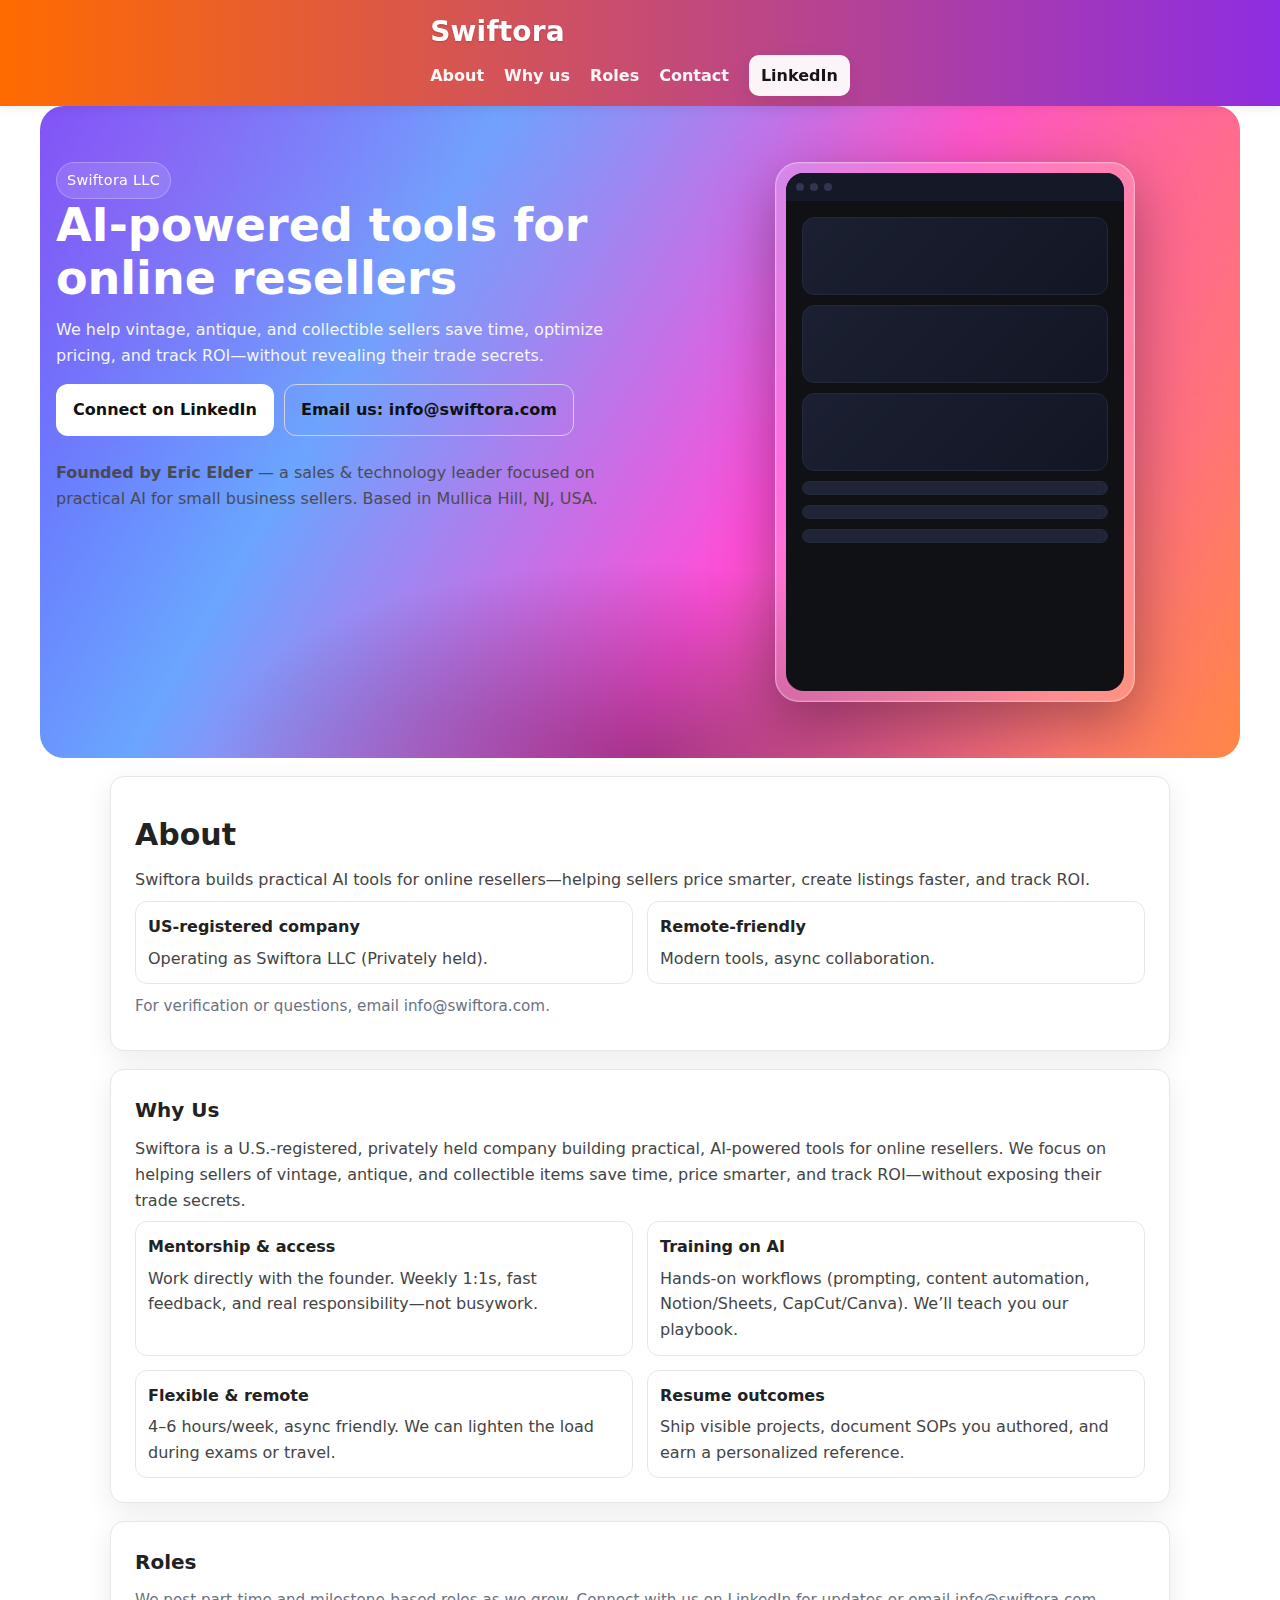
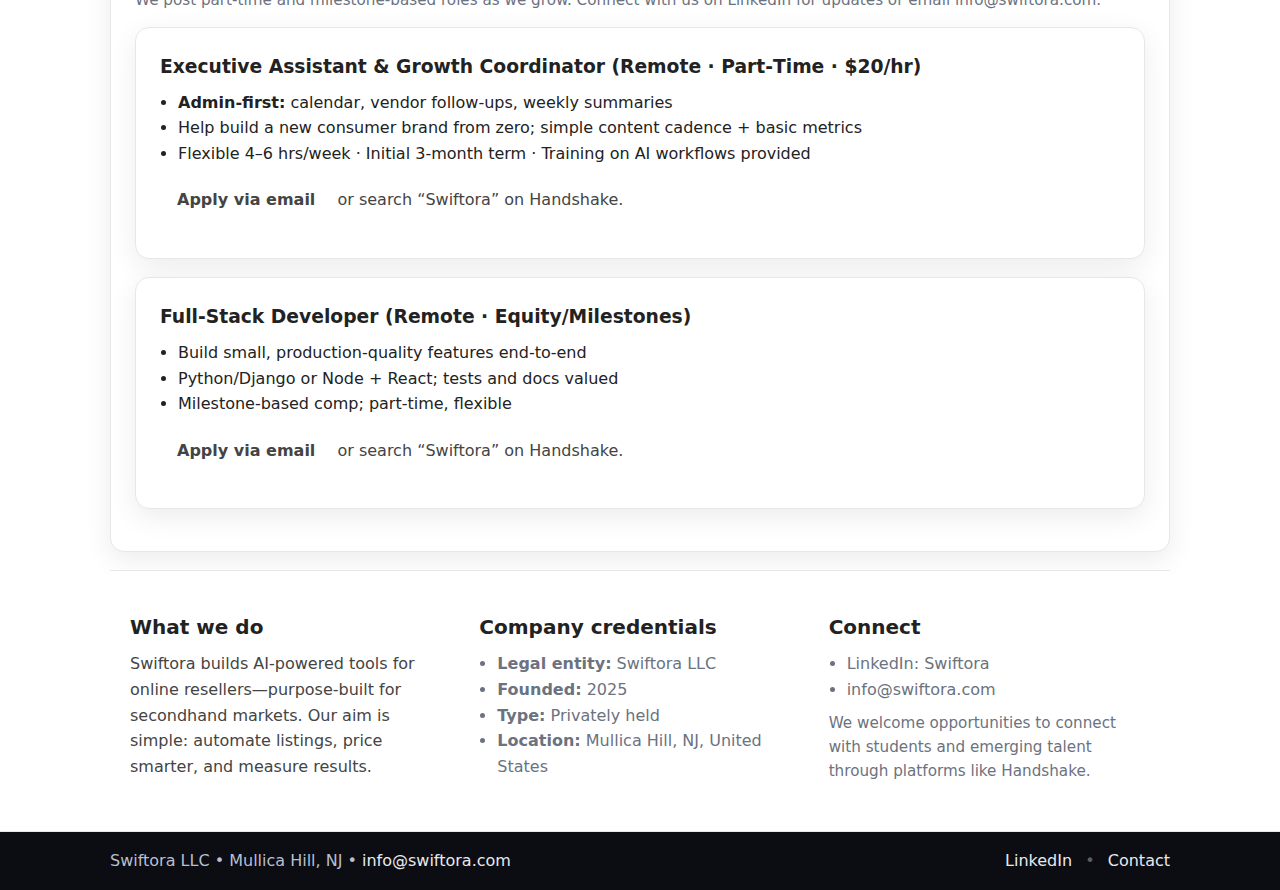
<file: index.html>
<!DOCTYPE html>
<html lang="en">
<head><!DOCTYPE html> <html lang="en"> <head> <meta charset="UTF-8" /> <meta name="viewport" content="width=device-width, initial-scale=1" /> <title>Swiftora LLC — About & Careers</title> <meta name="description" content="Swiftora LLC builds AI-powered tools for online resellers—helping vintage, antique, and collectible sellers automate listings, optimize pricing, and track ROI." /> <link rel="canonical" href="https://www.swiftora.com/"/> <!-- ===== Swiftora Styles (v16+, inlined) ===== --> <style> :root{ --primary:#ff6b00; --primary-900:#d95d00; --secondary:#8e2de2; --secondary-900:#5a189a; --ink:#222; --ink-2:#444; --muted:#6b7280; --bg:#fff; --bg-soft:#f7f8ff; --line:#e5e7eb; --shadow:0 8px 28px rgba(0,0,0,.08); --radius:14px; --maxw:1200px; --violet:#6b4efc; --pink:#ff4fd8; --sunset:#ff8a3d; } *{box-sizing:border-box;margin:0;padding:0} html,body{height:100%} html{scroll-behavior:smooth} body{font-family:'Montserrat',system-ui,-apple-system,Segoe UI,Roboto,Arial,sans-serif;color:var(--ink);background:var(--bg);line-height:1.6;padding-bottom:70px} img{max-width:100%;height:auto} a{text-decoration:none;color:inherit} .wrap{max-width:1100px;margin:0 auto;padding:0 20px} section[id]{scroll-margin-top:90px} /* Header */ .site-header{position:sticky;top:0;z-index:1000;display:flex;align-items:center;justify-content:space-between;padding:10px 16px;background:linear-gradient(90deg,var(--primary),var(--secondary));color:#fff;box-shadow:0 2px 10px rgba(0,0,0,.08)} .brand{display:flex;align-items:center;gap:12px} .brand-name{color:#fff;text-shadow:0 1px 2px rgba(0,0,0,.18);font-weight:900;letter-spacing:.2px;font-size:clamp(22px,2.8vw,28px)} .site-nav{display:flex;align-items:center;gap:20px;font-weight:700} .site-nav a{color:#fff;opacity:.95} .site-nav a:hover{opacity:1} .site-nav .cta{background:#fff;color:#111;padding:8px 12px;border-radius:10px;box-shadow:var(--shadow)} @media (max-width:420px){.brand-name{font-size:20px}.site-nav{gap:10px;font-size:13px}} /* Buttons */ .btn{display:inline-flex;align-items:center;justify-content:center;padding:12px 16px;border-radius:12px;font-weight:800;border:1px solid transparent;cursor:pointer;transition:transform .04s ease,background .15s ease,border-color .15s ease,opacity .15s ease} .btn:active{transform:translateY(1px)} .btn-primary{background:#fff;color:#111;border-color:#fff} .btn-primary:hover{opacity:.95} .btn-ghost{background:transparent;border-color:#d0d4e0;color:#111} .btn-ghost:hover{border-color:#b7bed6} /* Hero layout + gradient */ .hero{max-width:var(--maxw);margin:0 auto;padding:56px 16px;display:grid;grid-template-columns:1.05fr .95fr;gap:36px} .hero-copy h1{font-size:clamp(28px,5.2vw,46px);font-weight:800;line-height:1.15;margin:0 0 12px;color:#fff} .hero-copy .lead{color:#fff;opacity:.92;margin:0 0 16px;max-width:640px} .hero-cta{display:flex;gap:10px;margin-bottom:8px} .badge{display:inline-block;background:rgba(255,255,255,.12);border:1px solid rgba(255,255,255,.25);border-radius:999px;padding:6px 10px;font-size:.9rem;letter-spacing:.02em;backdrop-filter: blur(6px);color:#fff} .hero-gradient{position:relative;isolation:isolate;color:#fff;border-radius:24px;overflow:hidden} .hero-gradient::before{content:"";position:absolute;inset:-2%;background: radial-gradient(60% 80% at 10% 10%, rgba(255,79,216,.20), transparent 60%), radial-gradient(50% 70% at 90% 10%, rgba(255,138,61,.18), transparent 60%), linear-gradient(120deg, var(--violet) 0%, #6aa5ff 30%, var(--pink) 60%, var(--sunset) 100%);z-index:-2} .hero-gradient::after{content:"";position:absolute;inset:0;background:radial-gradient(60% 50% at 50% 100%, rgba(0,0,0,.35), transparent 60%);z-index:-1} .founder{margin-top:16px;color:#fff} .founder__blurb{opacity:.9} /* Decorative device */ .hero__visual{display:flex;align-items:center;justify-content:center} .device{width:min(360px,92vw);height:min(540px,150vw);border-radius:24px;padding:10px;background:rgba(255,255,255,.18);border:1px solid rgba(255,255,255,.35);box-shadow:0 20px 60px rgba(0,0,0,.35), inset 0 0 0 1px rgba(255,255,255,.1);backdrop-filter: blur(6px)} .device__screen{height:100%;border-radius:18px;background:#0f1115;overflow:hidden;position:relative} .screen__top{display:flex;gap:6px;padding:10px;background:#141827} .screen__top .dot{width:8px;height:8px;border-radius:50%;background:#303650} .screen__content{padding:16px;display:grid;gap:10px} .screen__content .tile{height:78px;border-radius:12px;background:linear-gradient(135deg, #1b2032, #121624);border:1px solid #23283a} .screen__content .bar{height:14px;border-radius:7px;background:#1f2436;border:1px solid #242a3d} /* Credibility / Connect */ .cred{background:var(--bg);color:var(--ink);border-top:1px solid var(--line)} .cred__grid{max-width:var(--maxw);margin:0 auto;padding:40px 20px;display:grid;gap:28px;grid-template-columns:repeat(3,1fr)} .cred h2{font-size:20px;margin:0 0 8px} .list{margin:0;padding-left:18px;color:var(--muted)} .note{color:var(--muted);font-size:.95rem;margin-top:8px} /* Content panels */ .panel{background:#fff;border:1px solid var(--line);border-radius:14px;padding:24px;margin:18px 0;box-shadow:var(--shadow)} h1{font-size:30px;margin:10px 0 4px} h2{font-size:20px;color:var(--ink);margin:0 0 10px} h3{margin:0 0 8px} p{margin:8px 0;color:var(--ink-2)} ul{margin:8px 0 0 18px} .row{display:grid;grid-template-columns:1fr 1fr;gap:18px} @media (max-width:900px){.row{grid-template-columns:1fr}} .benefits{display:grid;grid-template-columns:1fr 1fr;gap:14px;margin-top:8px} .benefit{border:1px solid var(--line);border-radius:12px;padding:12px;background:#fff} .benefit h4{margin:0 0 6px;font-size:16px} .benefit p{margin:0;color:var(--ink-2)} @media (max-width:900px){.benefits{grid-template-columns:1fr}} /* Footer */ .site-footer{background:#0b0d12;color:#b8bfd0;border-top:1px solid var(--line)} .site-footer .wrap{max-width:1100px;margin:0 auto;padding:16px 20px;display:flex;gap:12px;align-items:center;justify-content:space-between;flex-wrap:wrap} .site-footer a{color:#e7e9ee} .site-footer .dot{opacity:.45;margin:0 8px} /* Responsive */ @media (max-width:980px){ .hero{grid-template-columns:1fr;gap:16px;padding:32px 16px} .hero__visual{order:-1} .cred__grid{grid-template-columns:1fr} } </style> </head> <body> <!-- Header --> <header class="site-header" role="banner"> <div class="wrap"> <div class="brand"> <!-- Logo removed per request --> <span class="brand-name">Swiftora</span> </div> <nav class="site-nav" aria-label="Primary"> <a href="#about">About</a> <a href="#why">Why us</a> <a href="#roles">Roles</a> <a href="mailto:info@swiftora.com?subject=Hello%20Swiftora&body=Hi%20Swiftora%20team%2C%0D%0A%0D%0A(Please%20share%20a%20few%20details%20about%20your%20inquiry.)%0D%0A%0D%0A—%20Your%20name" aria-label="Email Swiftora" >Contact</a> <a class="cta" href="https://www.linkedin.com/company/swiftora/" target="_blank" rel="noopener">LinkedIn</a> </nav> </div> </header> <!-- Hero --> <section id="hero" class="hero hero-gradient" aria-label="Company overview"> <div class="wrap" style="display:contents"> <div class="hero-copy"> <span class="badge">Swiftora LLC</span> <h1>AI-powered tools for online resellers</h1> <p class="lead">We help vintage, antique, and collectible sellers save time, optimize pricing, and track ROI—without revealing their trade secrets.</p> <div class="hero-cta"> <a class="btn btn-primary" href="https://www.linkedin.com/company/swiftora/" target="_blank" rel="noopener">Connect on LinkedIn</a> <a class="btn btn-ghost" href="mailto:info@swiftora.com">Email us: info@swiftora.com</a> </div> <div class="founder"> <!-- Image removed per request --> <p class="founder__blurb"><strong>Founded by Eric Elder</strong> — a sales & technology leader focused on practical AI for small business sellers. Based in Mullica Hill, NJ, USA.</p> </div> </div> <div class="hero__visual" aria-hidden="true"> <div class="device"> <div class="device__screen"> <div class="screen__top"><div class="dot"></div><div class="dot"></div><div class="dot"></div></div> <div class="screen__content"> <div class="tile"></div><div class="tile"></div><div class="tile"></div> <div class="bar"></div><div class="bar"></div><div class="bar"></div> </div> </div> </div> </div> </div> </section> <main class="wrap" id="content"> <!-- About --> <section id="about" class="panel"> <h1>About</h1> <p>Swiftora builds practical AI tools for online resellers—helping sellers price smarter, create listings faster, and track ROI.</p> <div class="benefits" style="margin-top:8px"> <div class="benefit"><h4>US‑registered company</h4><p>Operating as Swiftora LLC (Privately held).</p></div> <div class="benefit"><h4>Remote‑friendly</h4><p>Modern tools, async collaboration.</p></div> </div> <p class="note" style="margin-top:10px">For verification or questions, email <a href="mailto:info@swiftora.com">info@swiftora.com</a>.</p> </section> <!-- Why Us --> <section id="why" class="panel"> <h2>Why Us</h2> <p> Swiftora is a U.S.-registered, privately held company building practical, AI-powered tools for online resellers. We focus on helping sellers of vintage, antique, and collectible items save time, price smarter, and track ROI—without exposing their trade secrets. </p> <div class="benefits" style="margin-top:8px"> <div class="benefit"> <h4>Mentorship & access</h4> <p>Work directly with the founder. Weekly 1:1s, fast feedback, and real responsibility—not busywork.</p> </div> <div class="benefit"> <h4>Training on AI</h4> <p>Hands-on workflows (prompting, content automation, Notion/Sheets, CapCut/Canva). We’ll teach you our playbook.</p> </div> <div class="benefit"> <h4>Flexible & remote</h4> <p>4–6 hours/week, async friendly. We can lighten the load during exams or travel.</p> </div> <div class="benefit"> <h4>Resume outcomes</h4> <p>Ship visible projects, document SOPs you authored, and earn a personalized reference.</p> </div> </div> </section> <!-- Roles --> <section id="roles" class="panel"> <h2>Roles</h2> <p class="note">We post part‑time and milestone‑based roles as we grow. Connect with us on <a href="https://www.linkedin.com/company/swiftora/" target="_blank" rel="noopener">LinkedIn</a> for updates or email <a href="mailto:info@swiftora.com">info@swiftora.com</a>. </p> <article class="panel" style="margin-top:14px"> <h3>Executive Assistant &amp; Growth Coordinator <span class="muted">(Remote · Part‑Time · $20/hr)</span></h3> <ul> <li><strong>Admin‑first:</strong> calendar, vendor follow‑ups, weekly summaries</li> <li>Help build a new consumer brand from zero; simple content cadence + basic metrics</li> <li>Flexible 4–6 hrs/week · Initial 3‑month term · Training on AI workflows provided</li> </ul> <p> <a class="btn" href="mailto:info@swiftora.com?subject=Executive%20Assistant%20%26%20Growth%20Coordinator%20Application">Apply via email</a> <span class="kicker"> or search “Swiftora” on Handshake.</span> </p> </article> <article class="panel" style="margin-top:14px"> <h3>Full‑Stack Developer <span class="muted">(Remote · Equity/Milestones)</span></h3> <ul> <li>Build small, production‑quality features end‑to‑end</li> <li>Python/Django or Node + React; tests and docs valued</li> <li>Milestone‑based comp; part‑time, flexible</li> </ul> <p> <a class="btn" href="mailto:info@swiftora.com?subject=Full-Stack%20Developer%20Application">Apply via email</a> <span class="kicker"> or search “Swiftora” on Handshake.</span> </p> </article> </section> <!-- Credibility / Connect --> <section class="cred" aria-label="Company credentials and contact"> <div class="cred__grid"> <div> <h2>What we do</h2> <p>Swiftora builds AI-powered tools for online resellers—purpose-built for secondhand markets. Our aim is simple: automate listings, price smarter, and measure results.</p> </div> <div> <h2>Company credentials</h2> <ul class="list"> <li><strong>Legal entity:</strong> Swiftora LLC</li> <li><strong>Founded:</strong> 2025</li> <li><strong>Type:</strong> Privately held</li> <li><strong>Location:</strong> Mullica Hill, NJ, United States</li> </ul> </div> <div> <h2>Connect</h2> <ul class="list"> <li><a href="https://www.linkedin.com/company/swiftora/" target="_blank" rel="noopener">LinkedIn: Swiftora</a></li> <li><a href="mailto:info@swiftora.com">info@swiftora.com</a></li> </ul> <p class="note">We welcome opportunities to connect with students and emerging talent through platforms like Handshake.</p> </div> </div> </section> </main> <footer class="site-footer"> <div class="wrap"> <div class="left">Swiftora LLC • Mullica Hill, NJ • <a href="mailto:info@swiftora.com">info@swiftora.com</a></div> <div class="right"> <a href="https://www.linkedin.com/company/swiftora/" target="_blank" rel="noopener" aria-label="Swiftora on LinkedIn">LinkedIn</a> <span class="dot">•</span> <a href="mailto:info@swiftora.com?subject=Hello%20Swiftora&body=Hi%20Swiftora%20team%2C%0D%0A%0D%0A(Please%20share%20a%20few%20details%20about%20your%20inquiry.)%0D%0A%0D%0A—%20Your%20name" aria-label="Email Swiftora" >Contact</a> </div> </div> </footer> </body> </html>
  <meta charset="UTF-8" />
  <meta name="viewport" content="width=device-width, initial-scale=1" />
  <title>Swiftora LLC — About & Careers</title>
  <meta name="description" content="Swiftora LLC builds AI-powered tools for online resellers—helping vintage, antique, and collectible sellers automate listings, optimize pricing, and track ROI." />
  <link rel="canonical" href="https://www.swiftora.com/"/>

  <!-- ===== Swiftora Styles (v16, inlined for simplicity) ===== -->
  <!-- ===== Swiftora Styles (v16+, inlined) ===== -->
  <style>
  :root{
    --primary:#ff6b00; --primary-900:#d95d00;

    --shadow:0 8px 28px rgba(0,0,0,.08);
    --radius:14px; --maxw:1200px;
    --violet:#6b4efc; --pink:#ff4fd8; --sunset:#ff8a3d;
    --brand-chip-bg: rgba(255,255,255,.92);
    --brand-chip-border:#e5e7eb;
  }
  *{box-sizing:border-box;margin:0;padding:0}
  html,body{height:100%}
  html{scroll-behavior:smooth}
  body{font-family:'Montserrat',system-ui,-apple-system,Segoe UI,Roboto,Arial,sans-serif;color:var(--ink);background:var(--bg);line-height:1.6;padding-bottom:70px}
  img{max-width:100%;height:auto}
  a{text-decoration:none;color:inherit}
  .wrap{max-width:1100px;margin:0 auto;padding:0 20px}
  .sr-only{position:absolute;width:1px;height:1px;margin:-1px;overflow:hidden;clip:rect(0,0,0,0)}
  section[id]{scroll-margin-top:90px}

  /* Header */
  .site-header{position:sticky;top:0;z-index:1000;display:flex;align-items:center;justify-content:space-between;padding:10px 16px;background:linear-gradient(90deg,var(--primary),var(--secondary));color:#fff;box-shadow:0 2px 10px rgba(0,0,0,.08)}
  .brand{display:flex;align-items:center;gap:12px}
  .brand img{height:36px;width:auto;display:block;background:var(--brand-chip-bg);padding:4px 8px;border-radius:12px;border:1px solid var(--brand-chip-border);box-shadow:var(--shadow)}
  .brand-name{color:#fff;text-shadow:0 1px 2px rgba(0,0,0,.18);font-weight:900;letter-spacing:.2px;font-size:clamp(22px,2.8vw,28px)}
  .site-nav{display:flex;align-items:center;gap:20px;font-weight:700}
  .site-nav a{color:#fff;opacity:.95}
  .site-nav a:hover{opacity:1}
  .site-nav .cta{background:#fff;color:#111;padding:8px 12px;border-radius:10px;box-shadow:var(--shadow)}
  @media (max-width:420px){.brand img{height:32px;padding:3px 6px}.brand-name{font-size:20px}.site-nav{gap:10px;font-size:13px}}
  @media (max-width:420px){.brand-name{font-size:20px}.site-nav{gap:10px;font-size:13px}}

  /* Buttons */
  .btn{display:inline-flex;align-items:center;justify-content:center;padding:12px 16px;border-radius:12px;font-weight:800;border:1px solid transparent;cursor:pointer;transition:transform .04s ease,background .15s ease,border-color .15s ease,opacity .15s ease}

  .btn-ghost{background:transparent;border-color:#d0d4e0;color:#111}
  .btn-ghost:hover{border-color:#b7bed6}

  /* Hero layout */
  /* Hero layout + gradient */
  .hero{max-width:var(--maxw);margin:0 auto;padding:56px 16px;display:grid;grid-template-columns:1.05fr .95fr;gap:36px}
  .hero-copy h1{font-size:clamp(28px,5.2vw,46px);font-weight:800;line-height:1.15;margin:0 0 12px}
  .hero-copy h1{font-size:clamp(28px,5.2vw,46px);font-weight:800;line-height:1.15;margin:0 0 12px;color:#fff}
  .hero-copy .lead{color:#fff;opacity:.92;margin:0 0 16px;max-width:640px}
  .hero-cta{display:flex;gap:10px;margin-bottom:8px}
  .badge{display:inline-block;background:rgba(255,255,255,.12);border:1px solid rgba(255,255,255,.25);border-radius:999px;padding:6px 10px;font-size:.9rem;letter-spacing:.02em;backdrop-filter: blur(6px);color:#fff}

    radial-gradient(50% 70% at 90% 10%, rgba(255,138,61,.18), transparent 60%),
    linear-gradient(120deg, var(--violet) 0%, #6aa5ff 30%, var(--pink) 60%, var(--sunset) 100%);z-index:-2}
  .hero-gradient::after{content:"";position:absolute;inset:0;background:radial-gradient(60% 50% at 50% 100%, rgba(0,0,0,.35), transparent 60%);z-index:-1}
  .founder{display:flex;align-items:center;gap:12px;margin-top:16px;color:#fff}
  .founder__avatar{width:44px;height:44px;border-radius:50%;object-fit:cover;background:#fff;border:2px solid rgba(255,255,255,.35)}
  .founder{margin-top:16px;color:#fff}
  .founder__blurb{opacity:.9}

  /* Decorative “device” */
  /* Decorative device */
  .hero__visual{display:flex;align-items:center;justify-content:center}
  .device{width:min(360px,92vw);height:min(540px,150vw);border-radius:24px;padding:10px;background:rgba(255,255,255,.18);border:1px solid rgba(255,255,255,.35);box-shadow:0 20px 60px rgba(0,0,0,.35), inset 0 0 0 1px rgba(255,255,255,.1);backdrop-filter: blur(6px)}
  .device__screen{height:100%;border-radius:18px;background:#0f1115;overflow:hidden;position:relative}

  <header class="site-header" role="banner">
    <div class="wrap">
      <div class="brand">
        <img id="logo" src="/swiftora_logo_transparent.png" alt="Swiftora logo">
        <!-- Logo removed per request -->
        <span class="brand-name">Swiftora</span>
      </div>
      <nav class="site-nav" aria-label="Primary">
        <a href="#about">About</a>
        <a href="#why">Why us</a>
        <a href="#roles">Roles</a>
        <a href="#contact">Contact</a>
        <a
          href="mailto:info@swiftora.com?subject=Hello%20Swiftora&body=Hi%20Swiftora%20team%2C%0D%0A%0D%0A(Please%20share%20a%20few%20details%20about%20your%20inquiry.)%0D%0A%0D%0A—%20Your%20name"
          aria-label="Email Swiftora"
        >Contact</a>
        <a class="cta" href="https://www.linkedin.com/company/swiftora/" target="_blank" rel="noopener">LinkedIn</a>
      </nav>
    </div>

          <a class="btn btn-ghost" href="mailto:info@swiftora.com">Email us: info@swiftora.com</a>
        </div>
        <div class="founder">
          <img src="/assets/founder-placeholder.jpg" alt="" class="founder__avatar" loading="lazy">
          <!-- Image removed per request -->
          <p class="founder__blurb"><strong>Founded by Eric Elder</strong> — a sales & technology leader focused on practical AI for small business sellers. Based in Mullica Hill, NJ, USA.</p>
        </div>
      </div>

  </section>

  <main class="wrap" id="content">
    <!-- About -->
    <section id="about" class="panel">
      <h1>About</h1>
      <p>Swiftora builds practical AI tools for online resellers—helping sellers price smarter, create listings faster, and track ROI.</p>

      </div>
      <p class="note" style="margin-top:10px">For verification or questions, email <a href="mailto:info@swiftora.com">info@swiftora.com</a>.</p>
    </section>

    <!-- Why Us -->
    <section id="why" class="panel">
      <h2>Why Us</h2>
      <p>
        Swiftora is a U.S.-registered, privately held company building practical, AI-powered tools for online resellers.
        We focus on helping sellers of vintage, antique, and collectible items save time, price smarter, and track ROI—without exposing their trade secrets.
      </p>
      <div class="benefits" style="margin-top:8px">
        <div class="benefit">
          <h4>Mentorship & access</h4>
          <p>Work directly with the founder. Weekly 1:1s, fast feedback, and real responsibility—not busywork.</p>
        </div>
        <div class="benefit">
          <h4>Training on AI</h4>
          <p>Hands-on workflows (prompting, content automation, Notion/Sheets, CapCut/Canva). We’ll teach you our playbook.</p>
        </div>
        <div class="benefit">
          <h4>Flexible & remote</h4>
          <p>4–6 hours/week, async friendly. We can lighten the load during exams or travel.</p>
        </div>
        <div class="benefit">
          <h4>Resume outcomes</h4>
          <p>Ship visible projects, document SOPs you authored, and earn a personalized reference.</p>
        </div>
      </div>
    </section>

    <!-- Roles -->
    <section id="roles" class="panel">
      <h2>Roles</h2>
      <p class="note">We post part‑time and milestone‑based roles as we grow. Connect with us on
        <a href="https://www.linkedin.com/company/swiftora/" target="_blank" rel="noopener">LinkedIn</a>
        for updates or email <a href="mailto:info@swiftora.com">info@swiftora.com</a>.
      </p>

      <article class="panel" style="margin-top:14px">
        <h3>Executive Assistant &amp; Growth Coordinator <span class="muted">(Remote · Part‑Time · $20/hr)</span></h3>
        <ul>
          <li><strong>Admin‑first:</strong> calendar, vendor follow‑ups, weekly summaries</li>
          <li>Help build a new consumer brand from zero; simple content cadence + basic metrics</li>
          <li>Flexible 4–6 hrs/week · Initial 3‑month term · Training on AI workflows provided</li>
        </ul>
        <p>
          <a class="btn" href="mailto:info@swiftora.com?subject=Executive%20Assistant%20%26%20Growth%20Coordinator%20Application">Apply via email</a>
          <span class="kicker"> or search “Swiftora” on Handshake.</span>
        </p>
      </article>

      <article class="panel" style="margin-top:14px">
        <h3>Full‑Stack Developer <span class="muted">(Remote · Equity/Milestones)</span></h3>
        <ul>
          <li>Build small, production‑quality features end‑to‑end</li>
          <li>Python/Django or Node + React; tests and docs valued</li>
          <li>Milestone‑based comp; part‑time, flexible</li>
        </ul>
        <p>
          <a class="btn" href="mailto:info@swiftora.com?subject=Full-Stack%20Developer%20Application">Apply via email</a>
          <span class="kicker"> or search “Swiftora” on Handshake.</span>
        </p>
      </article>
    </section>

    <!-- Credibility / Connect -->
    <section class="cred" aria-label="Company credentials and contact">
      <div class="cred__grid">
        <div>
          <h2>What we do</h2>
          <p>Swiftora builds AI-powered tools for online resellers—purpose-built for secondhand markets. Our aim is simple: automate listings, price smarter, and measure results.</p>
        </div>
        <div>
          <h2>Company credentials</h2>
          <ul class="list">
            <li><strong>Legal entity:</strong> Swiftora LLC</li>
            <li><strong>Founded:</strong> 2025</li>
            <li><strong>Type:</strong> Privately held</li>
            <li><strong>Location:</strong> Mullica Hill, NJ, United States</li>
          </ul>
        </div>
        <div>
          <h2>Connect</h2>
          <ul class="list">
            <li><a href="https://www.linkedin.com/company/swiftora/" target="_blank" rel="noopener">LinkedIn: Swiftora</a></li>
            <li><a href="mailto:info@swiftora.com">info@swiftora.com</a></li>
          </ul>
          <p class="note">We welcome opportunities to connect with students and emerging talent through platforms like Handshake.</p>
        </div>
      </div>
    </section>
  </main>

  <footer class="site-footer">
    <div class="wrap">
      <div class="left">Swiftora LLC • Mullica Hill, NJ • <a href="mailto:info@swiftora.com">info@swiftora.com</a></div>
      <div class="right">
        <a href="https://www.linkedin.com/company/swiftora/" target="_blank" rel="noopener" aria-label="Swiftora on LinkedIn">LinkedIn</a>
        <span class="dot">•</span>
        <a
          href="mailto:info@swiftora.com?subject=Hello%20Swiftora&body=Hi%20Swiftora%20team%2C%0D%0A%0D%0A(Please%20share%20a%20few%20details%20about%20your%20inquiry.)%0D%0A%0D%0A—%20Your%20name"
          aria-label="Email Swiftora"
        >Contact</a>
      </div>
    </div>
  </footer>
</body>
</html>
</file>
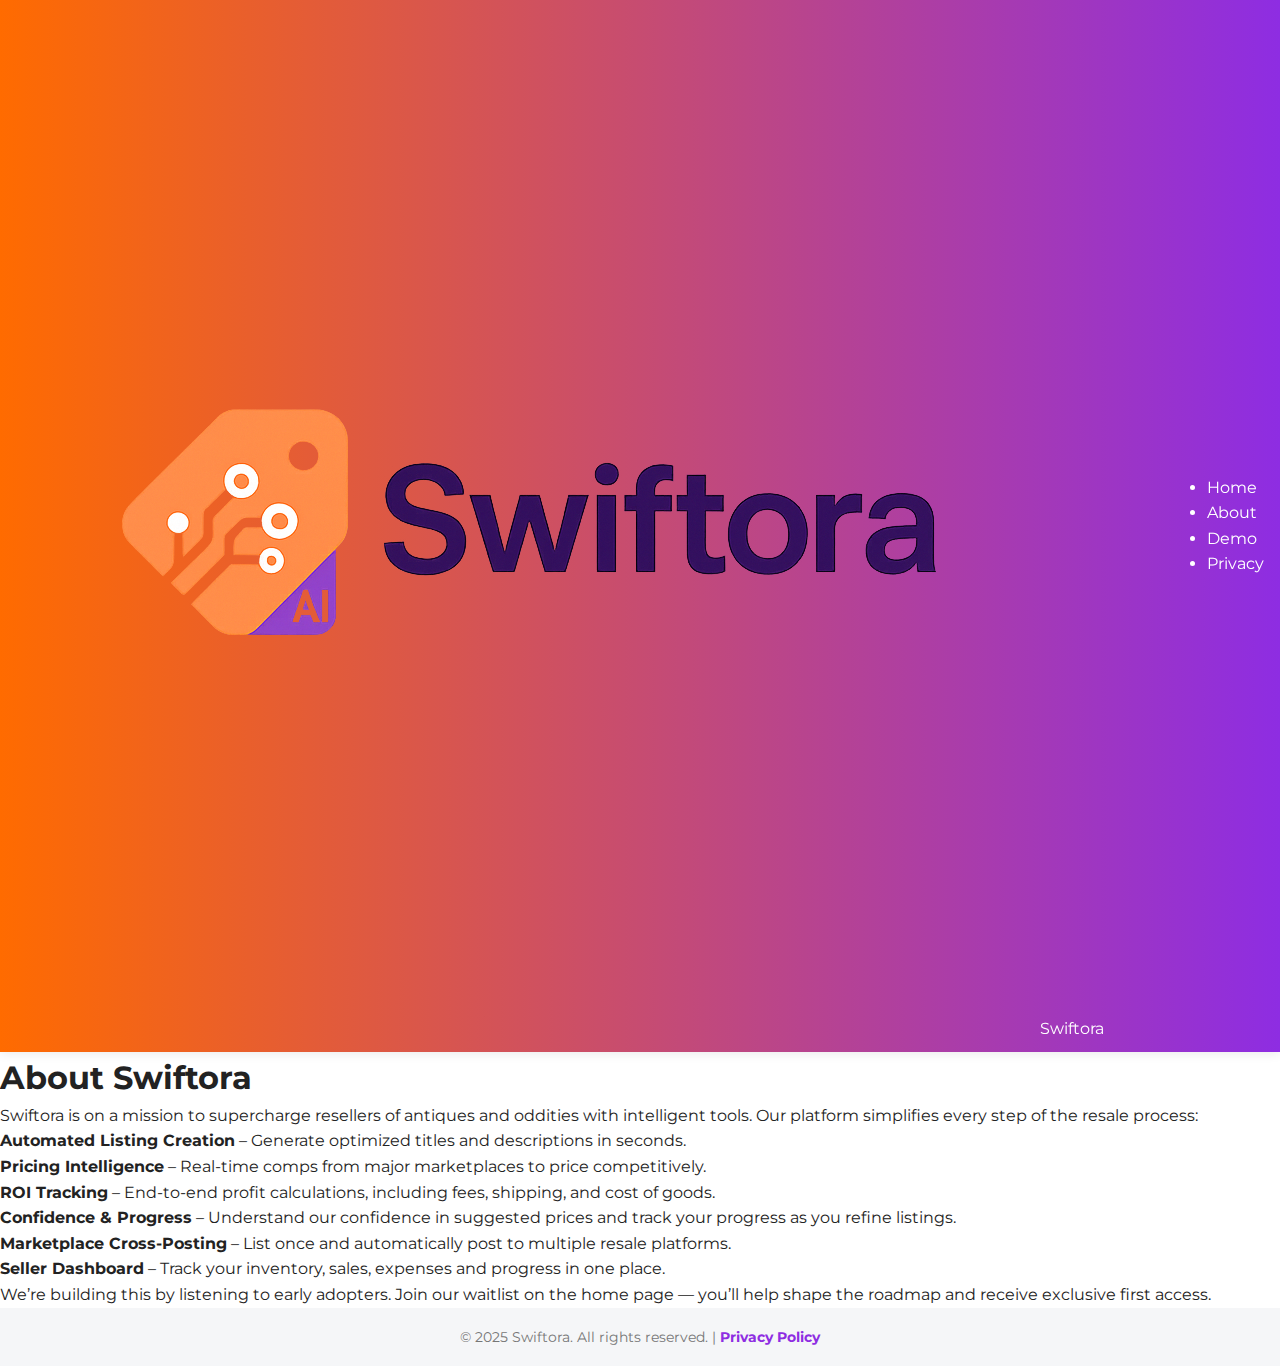
<file: about.html>
<!DOCTYPE html>
<html lang="en">
<head>
  <meta charset="UTF-8">
  <meta name="viewport" content="width=device-width,initial-scale=1">
  <title>About Swiftora</title>
  <link rel="icon" href="swiftora_logo_transparent v2.png">
  <link rel="stylesheet" href="style.css">
  <link href="https://fonts.googleapis.com/css2?family=Montserrat:wght@400;500;700&display=swap" rel="stylesheet" />
  <link rel="stylesheet" href="https://cdnjs.cloudflare.com/ajax/libs/font-awesome/6.4.0/css/all.min.css">
</head>
<body>
  <header class="site-header">
    <div class="logo">
      <a href="index.html"><img src="swiftora_logo_transparent v2.png" alt="Swiftora logo"><span>Swiftora</span></a>
    </div>
    <nav class="main-nav">
      <ul>
        <li><a href="index.html">Home</a></li>
        <li><a href="about.html">About</a></li>
        <li><a href="demo.html">Demo</a></li>
        <li><a href="privacy.html">Privacy</a></li>
      </ul>
    </nav>
  </header>

  <main class="content-section">
    <h1>About Swiftora</h1>
    <p>Swiftora is on a mission to supercharge resellers of antiques and oddities with intelligent tools. Our platform simplifies every step of the resale process:</p>
    <ul>
      <li><strong>Automated Listing Creation</strong> – Generate optimized titles and descriptions in seconds.</li>
      <li><strong>Pricing Intelligence</strong> – Real‑time comps from major marketplaces to price competitively.</li>
      <li><strong>ROI Tracking</strong> – End‑to‑end profit calculations, including fees, shipping, and cost of goods.</li>
      <li><strong>Confidence & Progress</strong> – Understand our confidence in suggested prices and track your progress as you refine listings.</li>
      <li><strong>Marketplace Cross‑Posting</strong> – List once and automatically post to multiple resale platforms.</li>
      <li><strong>Seller Dashboard</strong> – Track your inventory, sales, expenses and progress in one place.</li>
    </ul>
    <p>We’re building this by listening to early adopters. Join our waitlist on the <a href="index.html#signup">home page</a> — you’ll help shape the roadmap and receive exclusive first access.</p>
  </main>

  <footer class="site-footer">
    <p>&copy; 2025 Swiftora. All rights reserved. | <a href="privacy.html">Privacy Policy</a></p>
  </footer>
</body>
</html>
</file>
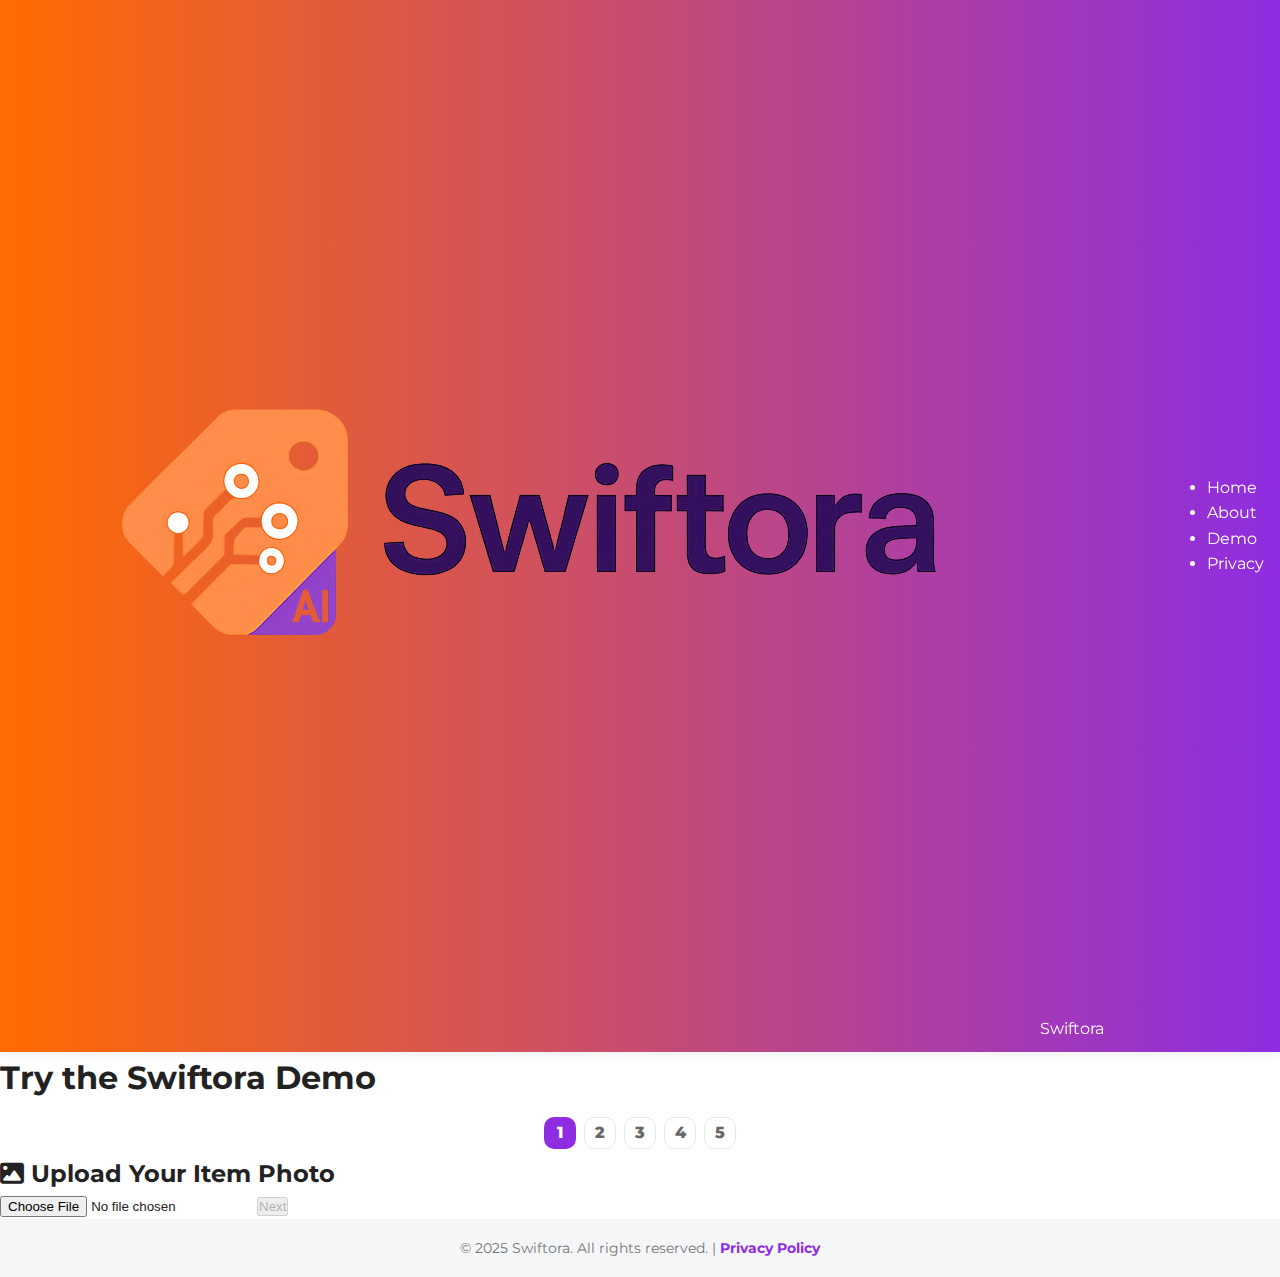
<file: demo.html>
<!DOCTYPE html>
<html lang="en">
<head>
  <meta charset="UTF-8">
  <meta name="viewport" content="width=device-width,initial-scale=1">
  <title>Swiftora Interactive Demo</title>
  <link rel="icon" href="swiftora_logo_transparent v2.png">
  <link rel="stylesheet" href="style.css">
  <link href="https://fonts.googleapis.com/css2?family=Montserrat:wght@400;500;700&display=swap" rel="stylesheet">
  <link rel="stylesheet" href="https://cdnjs.cloudflare.com/ajax/libs/font-awesome/6.4.0/css/all.min.css">
</head>
<body>
  <header class="site-header">
    <div class="logo">
      <a href="index.html"><img src="swiftora_logo_transparent v2.png" alt="Swiftora logo"><span>Swiftora</span></a>
    </div>
    <nav class="main-nav">
      <ul>
        <li><a href="index.html">Home</a></li>
        <li><a href="about.html">About</a></li>
        <li><a href="demo.html">Demo</a></li>
        <li><a href="privacy.html">Privacy</a></li>
      </ul>
    </nav>
  </header>

  <div class="demo-wrapper">
    <h1>Try the Swiftora Demo</h1>
    <div class="stepper" id="stepper">
      <div class="dot active">1</div>
      <div class="dot">2</div>
      <div class="dot">3</div>
      <div class="dot">4</div>
      <div class="dot">5</div>
    </div>

    <!-- Step 1 -->
    <div class="demo-panel" id="step1">
      <h2><i class="fa-solid fa-image"></i> Upload Your Item Photo</h2>
      <input type="file" id="upload" accept="image/*">
      <img id="preview" class="preview" alt="preview">
      <button class="next-btn" id="step1Btn" disabled onclick="nextStep()">Next</button>
    </div>

    <!-- Step 2 -->
    <div class="demo-panel" id="step2" style="display:none">
      <h2><i class="fa-solid fa-wand-magic-sparkles"></i> AI Listing Preview</h2>
      <div class="out-card fade" id="listingCard"></div>
      <p class="disclaimer">Note: This is a sample output and does not use live AI. The description may not match your uploaded photo.</p>
      <button class="next-btn" onclick="nextStep()">Next</button>
    </div>

    <!-- Step 3 -->
    <div class="demo-panel" id="step3" style="display:none">
      <h2><i class="fa-solid fa-calculator"></i> Profit Snapshot</h2>
      <div class="out-card fade" id="profitCard"></div>
      <button class="next-btn" onclick="nextStep()">Next</button>
    </div>

    <!-- Step 4 -->
    <div class="demo-panel" id="step4" style="display:none">
      <h2><i class="fa-solid fa-gauge-high"></i> Confidence & Progress</h2>
      <div class="confidence-card fade" id="confidenceCard"></div>
      <div class="progress-card fade" id="progressCard"></div>
      <button class="next-btn" onclick="nextStep()">Next</button>
    </div>

    <!-- Step 5 -->
    <div class="demo-panel" id="step5" style="display:none">
      <h2>Get Early Access</h2>
      <p>Love what you saw? Join our waitlist and be first to try the full version!</p>
      <a class="next-btn" href="index.html#signup">Sign Me Up</a>
    </div>
  </div>

  <footer class="site-footer">
    <p>&copy; 2025 Swiftora. All rights reserved. | <a href="privacy.html">Privacy Policy</a></p>
  </footer>

  <script src="demo.js"></script>
</body>
</html>
</file>
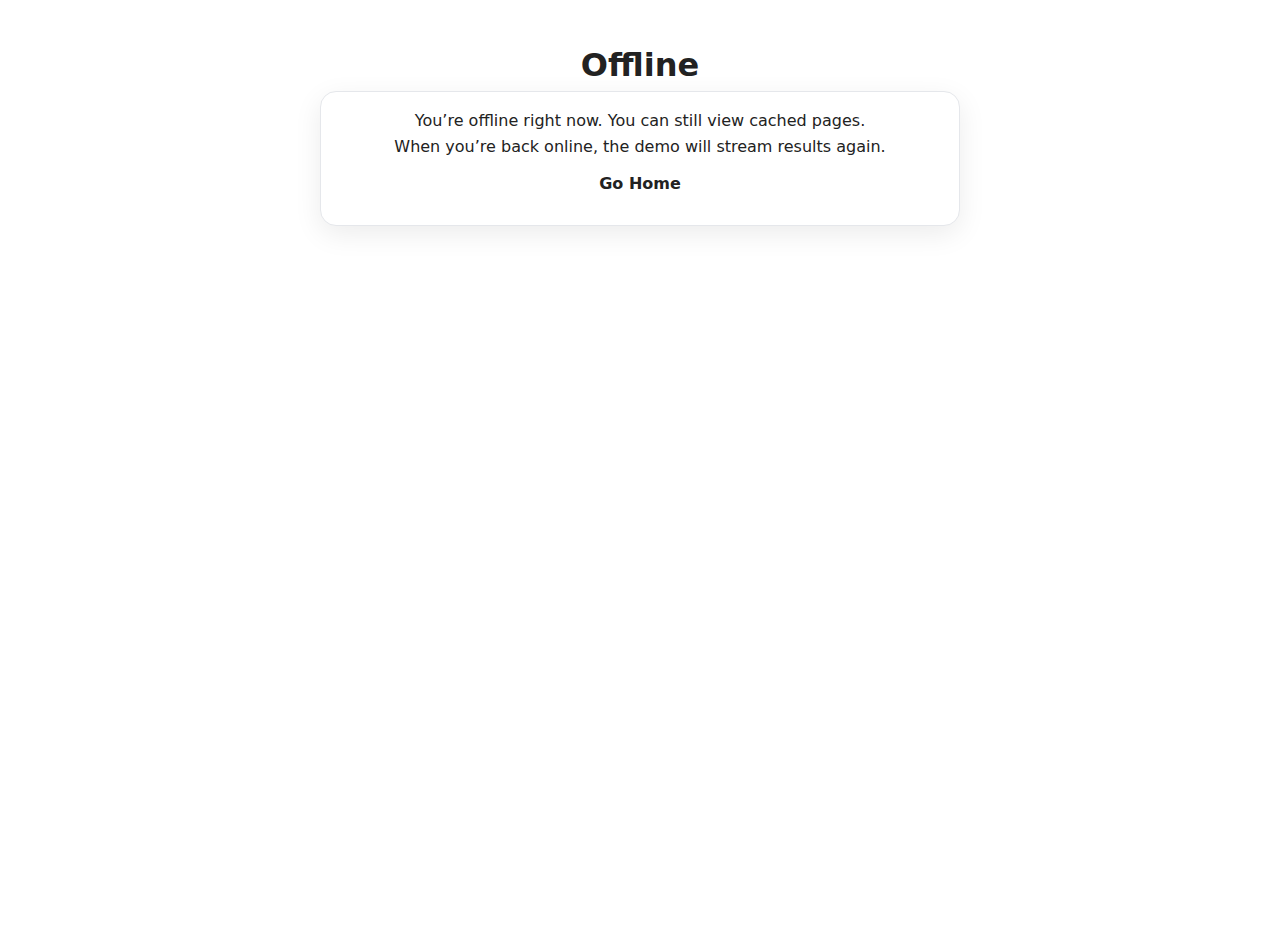
<file: offline.html>
<!DOCTYPE html>
<html lang="en">
<head>
  <meta charset="UTF-8" />
  <meta name="viewport" content="width=device-width, initial-scale=1" />
  <title>Swiftora — Offline</title>
  <link rel="stylesheet" href="/style.css" />
  <style>
    main { max-width: 640px; margin: 40px auto; text-align: center; }
    .card { border:1px solid #e5e7eb; border-radius:16px; padding:16px; background:#fff; }
  </style>
</head>
<body>
  <main>
    <h1>Offline</h1>
    <div class="card">
      <p>You’re offline right now. You can still view cached pages.</p>
      <p>When you’re back online, the demo will stream results again.</p>
      <p><a class="btn primary-btn" href="/index.html">Go Home</a></p>
    </div>
  </main>
</body>
</html>
</file>
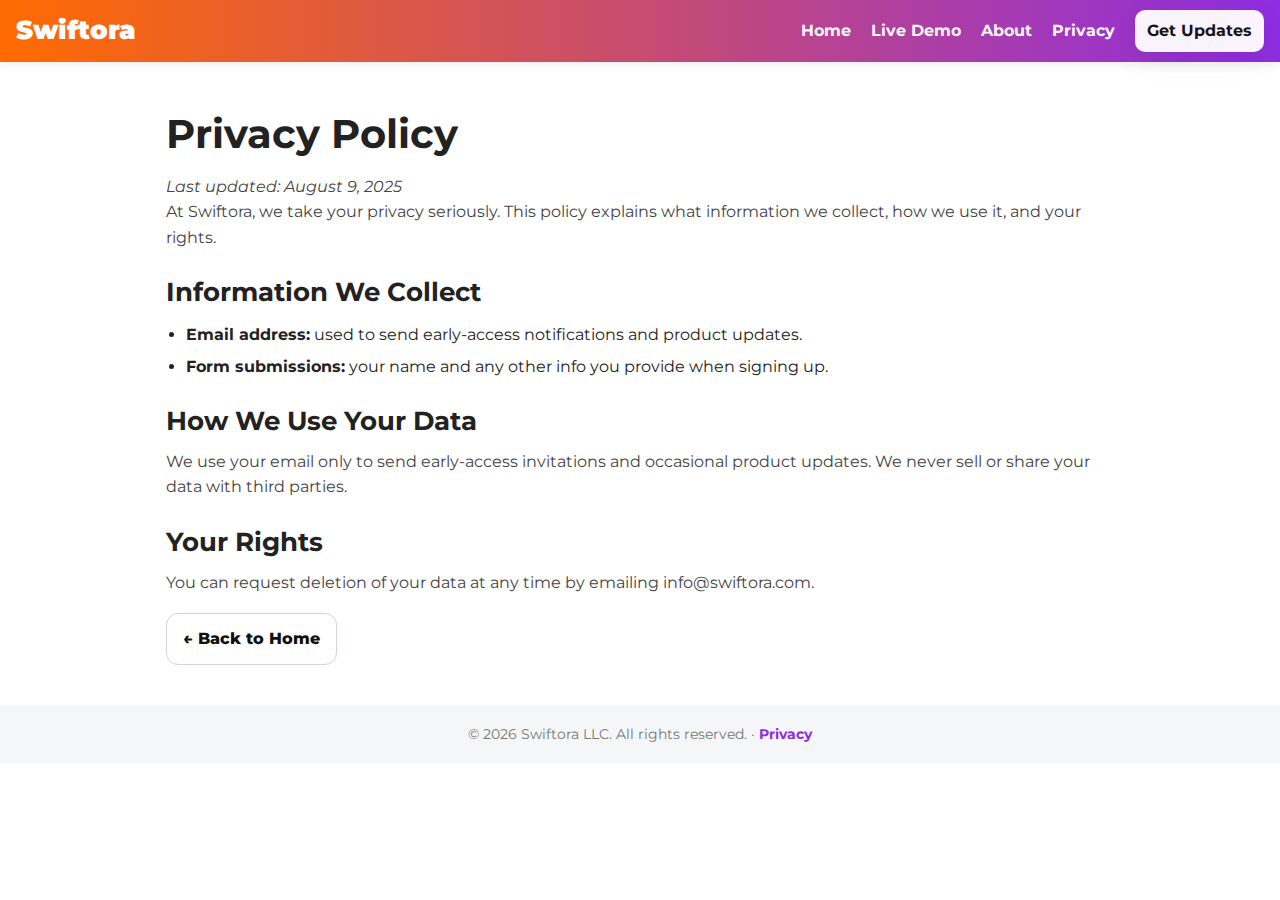
<file: privacy.html>
<!DOCTYPE html>
<html lang="en">
<head>
  <meta charset="UTF-8" />
  <meta name="viewport" content="width=device-width, initial-scale=1" />
  <title>Privacy Policy · Swiftora</title>
  <meta name="description" content="Swiftora privacy policy: what we collect, how we use it, and your rights." />
  <meta name="theme-color" content="#7c4dff" />
  <meta http-equiv="cache-control" content="no-cache, no-store, must-revalidate" />

  <!-- Version (kept in sync with the other pages) -->
  <script>window.__ASSET_VERSION__="v2025-08-09-14";</script>

  <!-- Icons / styles / fonts -->
  <link rel="icon" href="/swiftora_icon_192x192.png" />
  <link rel="manifest" href="/manifest.webmanifest?v=v2025-08-09-14" />
  <link rel="stylesheet" href="/style.css?v=v2025-08-09-14" />
  <link href="https://fonts.googleapis.com/css2?family=Montserrat:wght@400;600;700;800&display=swap" rel="stylesheet" />
</head>
<body>
  <!-- Header / Nav (consistent with Home/Demo/About) -->
  <header class="site-header">
    <div class="brand"><span class="brand-name">Swiftora</span></div>
    <nav class="site-nav" aria-label="Primary">
      <a href="/index.html">Home</a>
      <a href="/demo.html">Live Demo</a>
      <a href="/about.html">About</a>
      <a class="active" href="/privacy.html">Privacy</a>
      <a class="cta" href="/index.html#signup">Get Updates</a>
    </nav>
  </header>

  <!-- Content -->
  <main class="content" id="main">
    <h1>Privacy Policy</h1>
    <p><em>Last updated: August 9, 2025</em></p>

    <p>
      At Swiftora, we take your privacy seriously. This policy explains what information we collect,
      how we use it, and your rights.
    </p>

    <h2>Information We Collect</h2>
    <ul>
      <li><strong>Email address:</strong> used to send early-access notifications and product updates.</li>
      <li><strong>Form submissions:</strong> your name and any other info you provide when signing up.</li>
    </ul>

    <h2>How We Use Your Data</h2>
    <p>
      We use your email only to send early-access invitations and occasional product updates.
      We never sell or share your data with third parties.
    </p>

    <h2>Your Rights</h2>
    <p>
      You can request deletion of your data at any time by emailing
      <a href="mailto:info@swiftora.com">info@swiftora.com</a>.
    </p>

    <p style="margin-top:18px">
      <a class="btn ghost" href="/index.html">← Back to Home</a>
    </p>
  </main>

  <!-- Footer -->
  <footer class="site-footer">
    <p>&copy; <span id="y"></span> Swiftora LLC. All rights reserved. · <a href="/privacy.html">Privacy</a></p>
  </footer>

  <!-- Version watcher (no link rewriting) + SW register -->
  <script>
    const V=(window.__ASSET_VERSION__||"").toString();
    document.getElementById("y").textContent=new Date().getFullYear();

    (function(){
      const KEY="__swiftora_build__"; const prev=localStorage.getItem(KEY);
      if(prev && prev!==V){
        if('caches' in window){caches.keys().then(keys=>Promise.all(keys.map(k=>caches.delete(k))))}
        if('serviceWorker' in navigator){navigator.serviceWorker.getRegistrations().then(rs=>rs.forEach(r=>r.update()))}
        localStorage.setItem(KEY,V); location.reload(); return;
      }
      localStorage.setItem(KEY,V);
    })();

    if("serviceWorker" in navigator){
      window.addEventListener("load",()=>navigator.serviceWorker.register("/service-worker.js?v="+V));
    }
  </script>
</body>
</html>
</file>
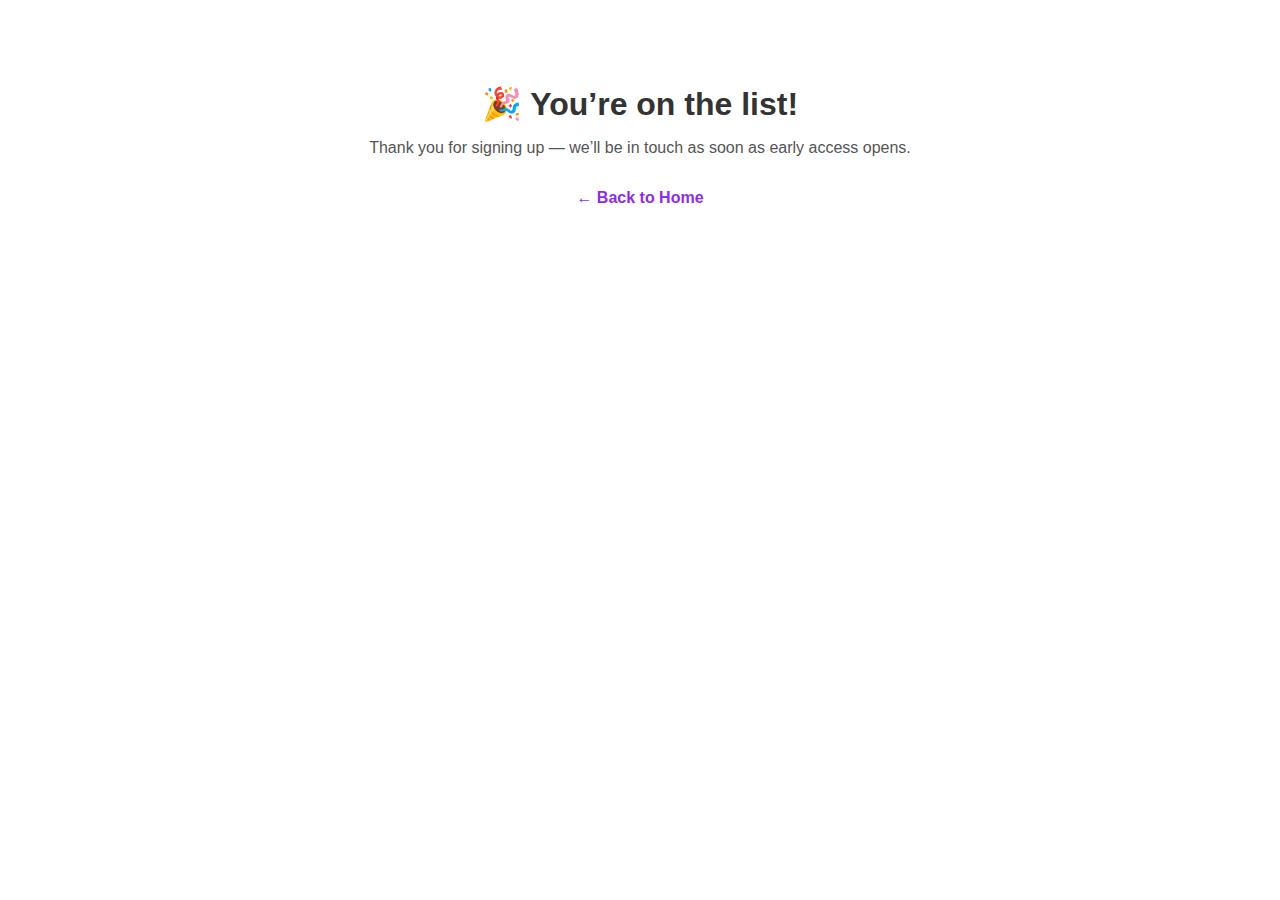
<file: thank-you.html>
<!DOCTYPE html>
<html lang="en">
<head>
  <meta charset="UTF-8">
  <meta name="viewport" content="width=device-width,initial-scale=1">
  <title>Thank You – Swiftora</title>
  <link rel="icon" href="swiftora_logo.jpeg">
  <style>
    body{font-family:'Montserrat',Arial,sans-serif;text-align:center;padding:4rem;margin:0;background:#fff;color:#333}
    h1{font-size:2rem;margin-bottom:1rem}
    p{margin-bottom:2rem;color:#555}
    a{color:#8e2de2;text-decoration:none;font-weight:600}
  </style>
</head>
<body>
  <h1>🎉 You’re on the list!</h1>
  <p>Thank you for signing up — we’ll be in touch as soon as early access opens.</p>
  <p><a href="index.html">&larr; Back to Home</a></p>
</body>
</html>
</file>
<file: style.css>
/* ================= Swiftora Styles (v10) ================= */
:root{
  --primary:#ff6b00; --primary-900:#d95d00;
  --secondary:#8e2de2; --secondary-900:#5a189a;
  --ink:#222; --ink-2:#444; --muted:#6b7280;
  --bg:#fff; --bg-soft:#f7f8ff; --line:#e5e7eb;
  --shadow:0 8px 28px rgba(0,0,0,.08);
  --radius:14px; --maxw:1200px;
}
*{box-sizing:border-box;margin:0;padding:0}
html,body{height:100%}
body{font-family:'Montserrat',system-ui,-apple-system,Segoe UI,Roboto,Arial,sans-serif;color:var(--ink);background:var(--bg);line-height:1.6;padding-bottom:70px}
img{max-width:100%;height:auto}
a{text-decoration:none;color:inherit}
.sr-only{position:absolute;width:1px;height:1px;margin:-1px;overflow:hidden;clip:rect(0,0,0,0);}

/* ================= Header ================= */
.site-header{
  position:sticky;top:0;z-index:1000;
  display:flex;align-items:center;justify-content:space-between;
  padding:10px 16px;
  background:linear-gradient(90deg,var(--primary),var(--secondary));
  color:#fff; box-shadow:0 2px 10px rgba(0,0,0,.08);
}
.brand{display:flex;align-items:center;gap:10px}
.brand-logo{
  width:38px;height:38px;border-radius:10px;background:#fff;padding:4px;
  box-shadow:0 6px 16px rgba(0,0,0,.12);object-fit:contain
}
.brand-name{font-weight:900;letter-spacing:.2px;font-size:clamp(20px,2.4vw,26px)}
.site-nav{display:flex;align-items:center;gap:20px;font-weight:700}
.site-nav a{color:#fff;opacity:.95}
.site-nav a:hover{opacity:1}
.site-nav .cta{background:#fff;color:#111;padding:8px 12px;border-radius:10px;box-shadow:var(--shadow)}

/* ================= Buttons ================= */
.btn{display:inline-flex;align-items:center;justify-content:center;padding:12px 16px;border-radius:12px;font-weight:800;border:0;cursor:pointer;transition:transform .04s ease,background .15s ease,border-color .15s ease}
.btn:active{transform:translateY(1px)}
.btn.primary{background:var(--primary);color:#fff}
.btn.primary:hover{background:var(--primary-900)}
.btn.ghost{background:transparent;border:1px solid #d0d4e0;color:#111}
.btn.ghost:hover{border-color:#b7bed6}

/* ================= Hero ================= */
.hero{max-width:var(--maxw);margin:0 auto;padding:56px 16px;display:grid;grid-template-columns:1.1fr .9fr;gap:36px}
.hero-copy h1{font-size:clamp(28px,5.2vw,46px);font-weight:800;line-height:1.15;margin:0 0 12px}
.hero-copy p{color:var(--ink-2);margin:0 0 16px;max-width:640px}
.hero-cta{display:flex;gap:10px;margin-bottom:8px}
.bullets{color:var(--ink-2);padding-left:18px}
.bullets li{margin:6px 0}

.hero-art{display:flex;align-items:center;justify-content:center}
.phone-frame{width:min(310px,86vw);height:min(620px,160vw);border-radius:28px;border:1px solid #e9e9f3;background:#0f111b;overflow:hidden;box-shadow:var(--shadow)}
.phone-top,.phone-bottom{height:12px;background:#0f111b}
.phone-screen{height:calc(100% - 24px);padding:16px;background:linear-gradient(180deg,#f7f7ff,#eef1fb)}
.screen-card{background:#fff;border:1px solid var(--line);border-radius:14px;padding:14px;box-shadow:0 10px 20px rgba(0,0,0,.06)}
.screen-title{font-weight:800;margin-bottom:8px}
.screen-lines span{display:block;height:10px;background:#ececf6;border-radius:6px;margin:8px 0}
.screen-lines span:nth-child(1){width:92%}
.screen-lines span:nth-child(2){width:98%}
.screen-lines span:nth-child(3){width:84%}
.screen-lines span:nth-child(4){width:76%}
.screen-actions{display:flex;gap:8px;flex-wrap:wrap;margin-top:10px}
.chip{background:#f4f4ff;border:1px solid #e3e3fb;color:#333;padding:6px 10px;border-radius:999px;font-size:12px;font-weight:700}

/* ================= Features ================= */
.features{max-width:var(--maxw);margin:0 auto;padding:16px 16px 40px;display:grid;gap:16px;grid-template-columns:repeat(3,minmax(0,1fr))}
.feature{background:#fff;border:1px solid var(--line);border-radius:var(--radius);padding:16px;box-shadow:var(--shadow)}
.feature h3{margin-bottom:6px}
.feature p{color:var(--ink-2)}
.icon{font-size:22px;color:var(--secondary);margin-right:8px}

/* ================= Sticky CTA ================= */
.sticky-cta{position:sticky;bottom:0;z-index:900;background:rgba(255,255,255,.96);border-top:1px solid var(--line);backdrop-filter:saturate(1.2) blur(6px)}
.sticky-cta .row{max-width:var(--maxw);margin:0 auto;padding:12px 16px;display:flex;gap:12px;justify-content:flex-end}

/* ================= Signup ================= */
.signup{max-width:980px;margin:0 auto;padding:48px 16px 72px}
.card{background:#fff;border:1px solid var(--line);border-radius:var(--radius);box-shadow:var(--shadow);padding:20px}
.grid{display:grid;grid-template-columns:1fr 1fr;gap:12px}
.block-label{display:block;font-weight:700}
.block-label input,.block-label select{margin-top:8px;width:100%;padding:12px;border:1px solid #cfd3de;border-radius:10px;font:inherit}
.badge{font-size:12px;color:#889;margin-top:8px}
.notice{color:var(--muted);font-size:13px}
.socials{display:flex;gap:16px;justify-content:center;align-items:center;margin-top:14px}
.socials a{display:inline-flex;align-items:center;gap:6px;color:var(--secondary);font-weight:700}

/* ================= Content (About) ================= */
.content{max-width:980px;margin:0 auto;padding:40px 16px}
.content h1{font-size:clamp(26px,4.8vw,40px);margin-bottom:8px}
.content h2{font-size:clamp(20px,3.8vw,26px);margin:22px 0 6px}
.content p{color:var(--ink-2)}
.content ul{margin:8px 0 0 20px}
.content li{margin:6px 0}

/* ================= Demo / Wizard ================= */
.app-container{max-width:1100px;margin:0 auto;padding:20px 16px 80px;background:#fff}
.progress{height:8px;background:#f1f2f6;border-radius:999px;overflow:hidden;border:1px solid var(--line)}
.progress-bar{height:100%;background:linear-gradient(90deg,var(--secondary),var(--primary))}
.stepper{display:flex;gap:8px;justify-content:center;margin:14px 0 6px}
.dot{width:32px;height:32px;border-radius:10px;display:grid;place-items:center;background:#fff;border:1px solid var(--line);color:#666;font-weight:800}
.dot.active{background:var(--secondary);color:#fff;border-color:transparent}
.screen{display:none}
.screen.active{display:block}
.card.table{padding:0}
.card{margin-bottom:16px}
.grid-two{display:grid;grid-template-columns:1fr 1fr;gap:16px}
.grid-mini{display:grid;grid-template-columns:1fr 1fr;gap:10px}
input[type="text"],input[type="number"],textarea,select{width:100%;background:#fff;color:var(--ink);border:1px solid #cfd3de;border-radius:10px;padding:12px;outline:none}
.preview{width:100%;max-height:320px;object-fit:contain;display:none;margin-top:10px;border-radius:12px;border:1px dashed #cfd3de;background:#fafbff}
.required::after{content:" *";color:#b26a00;font-weight:800}
.hint,.mini-hint,.disclaimer{color:var(--muted)}
.errors{color:#b00020;font-weight:700;margin-top:8px}
.chip-row{display:flex;flex-wrap:wrap;gap:8px;margin-top:8px}
.chip{background:#f5f2ff;border:1px solid #e3dafd;color:#4a3b78;padding:8px 12px;border-radius:999px;font-weight:700;cursor:pointer}
.chip.active{background:#8e2de2;color:#fff;border-color:transparent}
.listing-title{font-weight:800;font-size:18px;margin-bottom:8px}
.listing-body{color:#3d4350;white-space:pre-wrap}
.listing-tags{display:flex;flex-wrap:wrap;gap:8px;margin-top:10px}
.tag{display:inline-flex;align-items:center;padding:6px 10px;border-radius:999px;border:1px solid #dfe3f0;background:#f7f8ff;font-size:12px;color:#3d4560}
.status{margin:0;padding-left:18px;color:#4b5563}
.status li{margin:6px 0}
.attr-table{width:100%;border-collapse:separate;border-spacing:0}
.attr-table th,.attr-table td{padding:10px 12px;border-bottom:1px dashed #dfe3f0}
.attr-table th{text-align:left;width:28%;color:#222;font-weight:700}
.attr-table tr:last-child th,.attr-table tr:last-child td{border-bottom:none}
.bar{display:grid;grid-template-columns:120px 1fr 50px;gap:10px;align-items:center;margin:8px 0}
.bar-outer{height:12px;border-radius:999px;background:#f0f2f8;border:1px solid #e0e4ef;overflow:hidden}
.bar-inner{height:100%;width:0;transition:width .35s ease}
.bar-inner.ok{background:#c8e6c9}
.bar-inner.warn{background:#ffe082}
.bar-inner.low{background:#ffccbc}
.pct{text-align:right;color:#222;font-weight:700}
.actions{display:flex;gap:10px;margin-top:14px}
.btn-next{background:var(--primary);color:#fff}
.btn-next:disabled{opacity:.45;cursor:not-allowed}
.center{text-align:center}
.big{font-size:28px;font-weight:800}
.meter{height:10px;border:1px solid var(--line);border-radius:999px;overflow:hidden;background:#f7f7fb;margin:10px auto;max-width:420px}
#levelMeter{height:100%;width:0;background:linear-gradient(90deg,var(--secondary),var(--primary))}

/* ================= Footer ================= */
.site-footer{background:#f5f6f8;color:#777;padding:18px;text-align:center;font-size:14px}
.site-footer a{color:var(--secondary);font-weight:700}

/* =============== Responsive ================= */
@media (max-width:980px){
  .site-header{padding:12px 16px}
  .site-nav{gap:16px;font-size:14px}
  .hero{grid-template-columns:1fr;gap:16px;padding:32px 16px}
  .hero-art{order:-1}
  .features{grid-template-columns:1fr}
  .grid{grid-template-columns:1fr}
  .grid-two{grid-template-columns:1fr}
}
</file>
